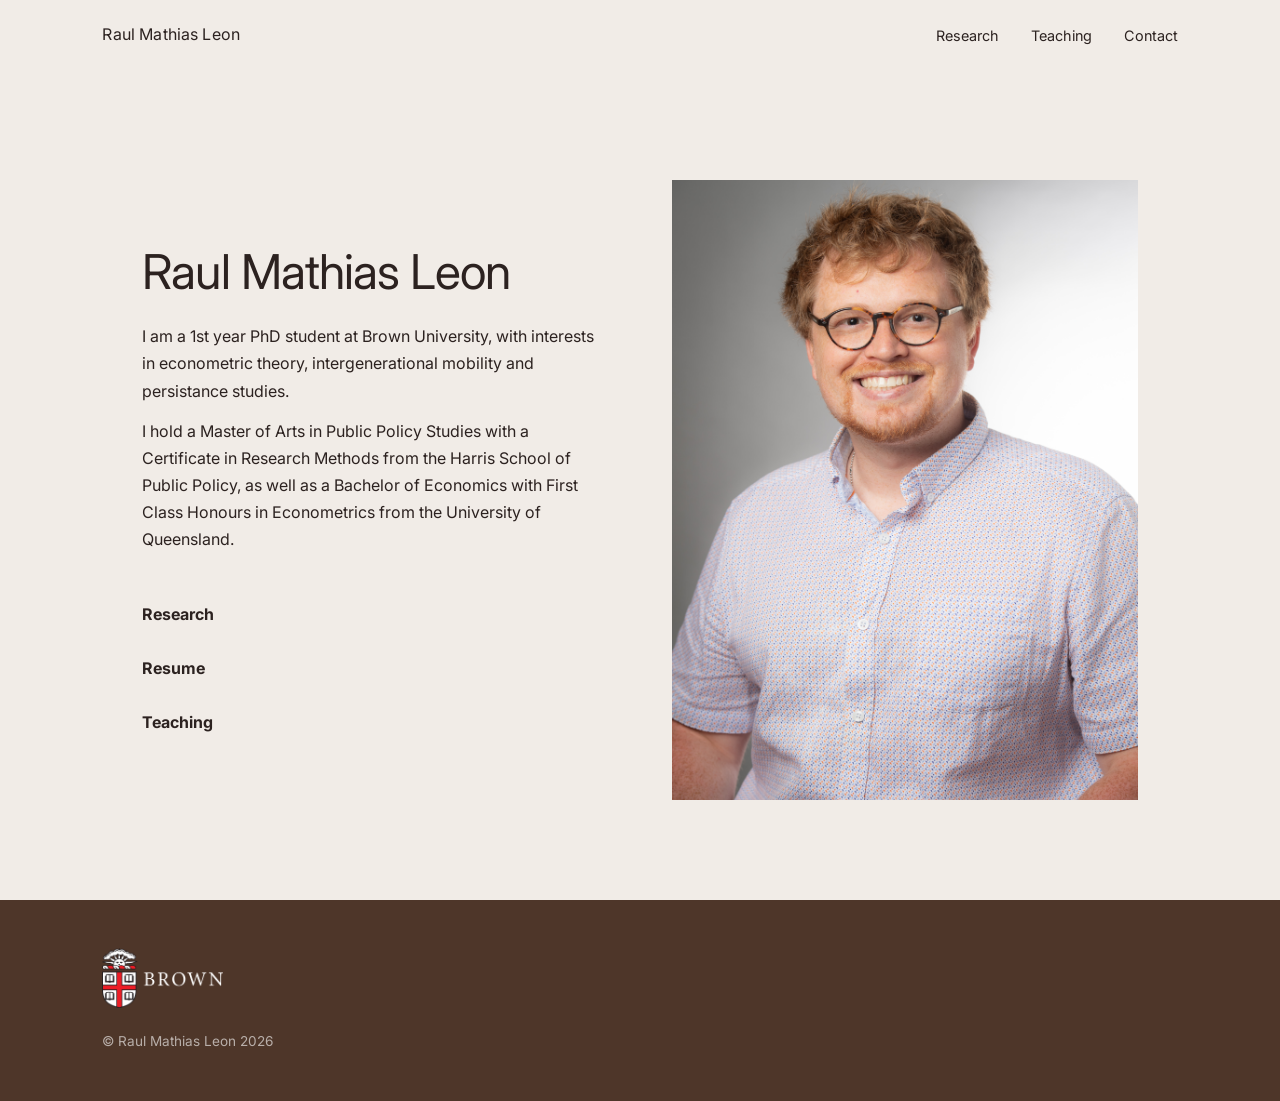
<file: index.html>
<!DOCTYPE html>
<html lang="en">
<head>
  <meta charset="UTF-8">
  <meta name="viewport" content="width=device-width, initial-scale=1.0">
  <title>Raul Mathias Leon</title>
  <link rel="preconnect" href="https://fonts.googleapis.com">
  <link rel="preconnect" href="https://fonts.gstatic.com" crossorigin>
  <link href="https://fonts.googleapis.com/css2?family=Inter:wght@300;400;700&display=swap" rel="stylesheet">
  <link rel="stylesheet" href="styles.css">
</head>
<body class="home-page">

  <header class="navbar">
    <a href="./" class="site-name">Raul Mathias Leon</a>
    <nav>
      <a href="research">Research</a>
      <a href="teaching">Teaching</a>
      <a href="contact">Contact</a>
    </nav>
  </header>

  <main class="home-content">
    <div class="home-left">
      <h1>Raul Mathias Leon</h1>
      <div class="bio">
        <p>I am a 1st year PhD student at Brown University, with interests in econometric theory, intergenerational mobility and persistance studies.</p>
        <p>I hold a Master of Arts in Public Policy Studies with a Certificate in Research Methods from the Harris School of Public Policy, as well as a Bachelor of Economics with First Class Honours in Econometrics from the University of Queensland.</p>
      </div>
      <div class="nav-links">
        <a href="research">Research</a>
        <a href="CV_RaulLeon.pdf" target="_blank">Resume</a>
        <a href="teaching">Teaching</a>
      </div>
    </div>
    <div class="home-right">
      <img src="Main.jpg" alt="Raul Mathias Leon">
    </div>
  </main>

  <footer class="footer home-footer">
    <a href="https://www.brown.edu" target="_blank">
      <img src="brown-logo.png" alt="Brown University" style="height: 60px; margin-bottom: 1rem;">
    </a>
    <p>&copy; Raul Mathias Leon 2026</p>
  </footer>

</body>
</html>
</file>
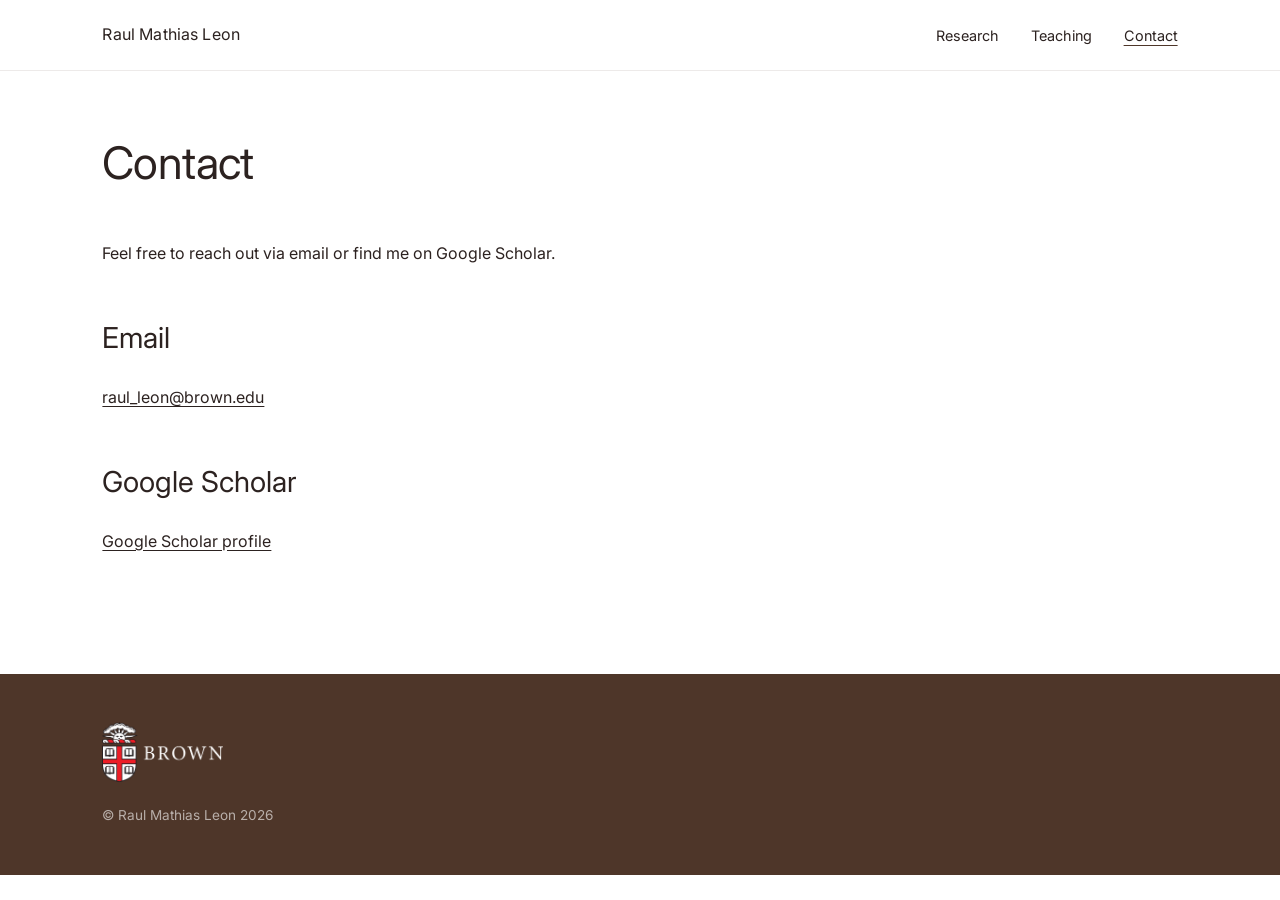
<file: contact.html>
<!DOCTYPE html>
<html lang="en">
<head>
  <meta charset="UTF-8">
  <meta name="viewport" content="width=device-width, initial-scale=1.0">
  <title>Contact &mdash; Raul Mathias Leon</title>
  <link rel="preconnect" href="https://fonts.googleapis.com">
  <link rel="preconnect" href="https://fonts.gstatic.com" crossorigin>
  <link href="https://fonts.googleapis.com/css2?family=Inter:wght@300;400;700&display=swap" rel="stylesheet">
  <link rel="stylesheet" href="styles.css">
</head>
<body class="inner-page">

  <header class="navbar page-nav">
    <a href="./" class="site-name">Raul Mathias Leon</a>
    <nav>
      <a href="research">Research</a>
      <a href="teaching">Teaching</a>
      <a href="contact" class="active">Contact</a>
    </nav>
  </header>

  <main class="page-content">
    <h1>Contact</h1>

    <p>Feel free to reach out via email or find me on Google Scholar.</p>

    <h2>Email</h2>
    <a class="contact-link" href="mailto:raul_leon@brown.edu">raul_leon@brown.edu</a>

    <h2>Google Scholar</h2>
    <a class="contact-link" href="https://scholar.google.com/citations?view_op=list_works&amp;hl=en&amp;user=SvYRTOoAAAAJ" target="_blank">Google Scholar profile</a>

  </main>

  <footer class="footer">
    <a href="https://www.brown.edu" target="_blank">
      <img src="brown-logo.png" alt="Brown University" style="height: 60px; margin-bottom: 1rem;">
    </a>
    <p>&copy; Raul Mathias Leon 2026</p>
  </footer>

</body>
</html>
</file>
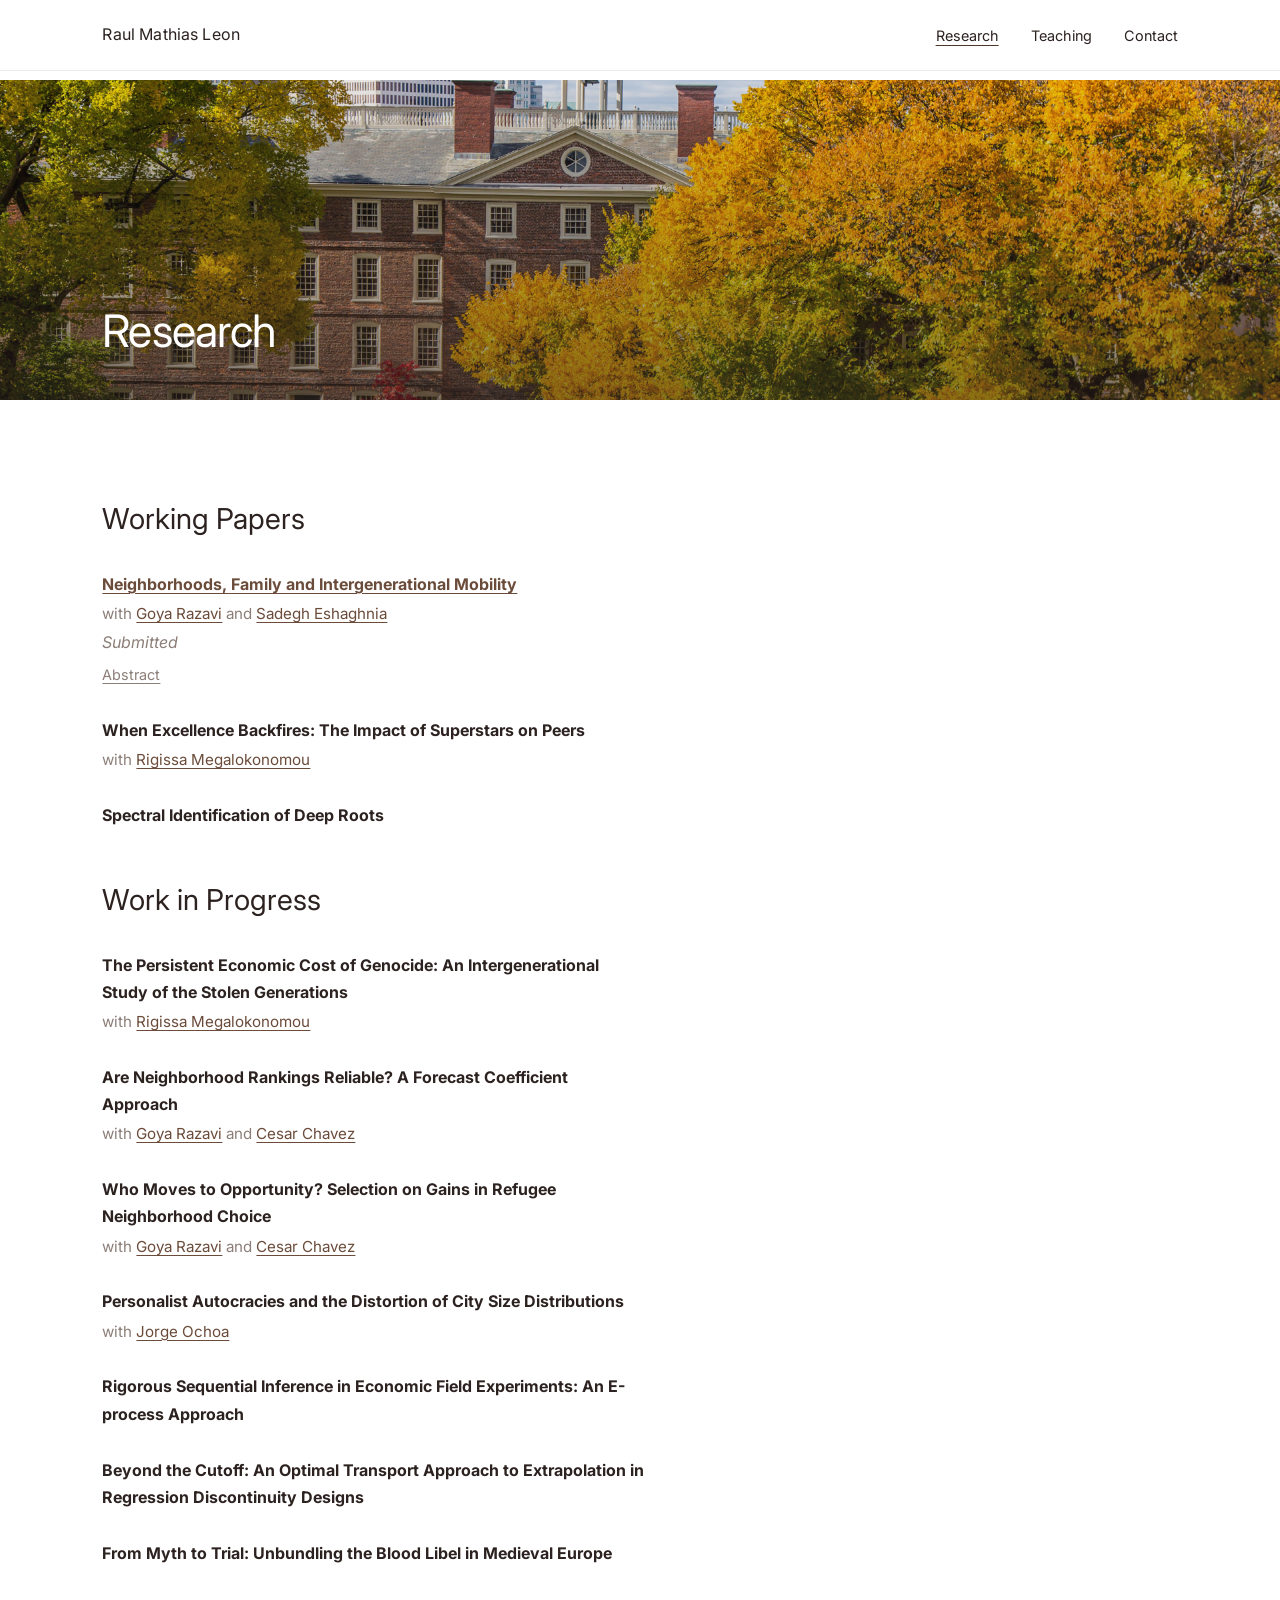
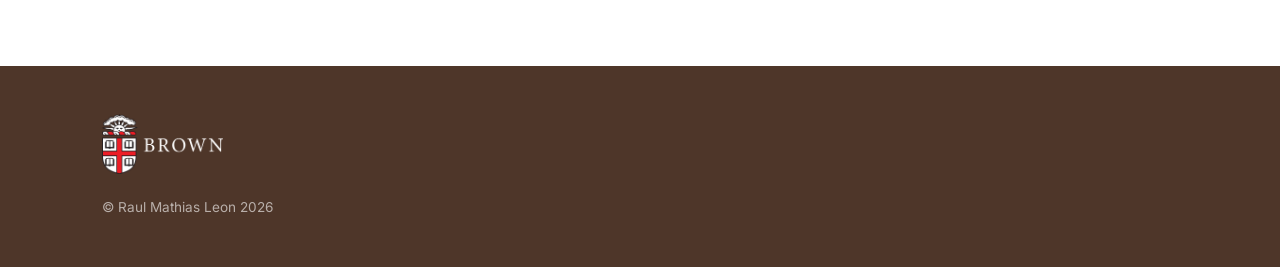
<file: research.html>
<!DOCTYPE html>
<html lang="en">
<head>
  <meta charset="UTF-8">
  <meta name="viewport" content="width=device-width, initial-scale=1.0">
  <title>Research &mdash; Raul Mathias Leon</title>
  <link rel="preconnect" href="https://fonts.googleapis.com">
  <link rel="preconnect" href="https://fonts.gstatic.com" crossorigin>
  <link href="https://fonts.googleapis.com/css2?family=Inter:wght@300;400;700&display=swap" rel="stylesheet">
  <link rel="stylesheet" href="styles.css">
</head>
<body class="inner-page">

  <header class="navbar page-nav">
    <a href="./" class="site-name">Raul Mathias Leon</a>
    <nav>
      <a href="research" class="active">Research</a>
      <a href="teaching">Teaching</a>
      <a href="contact">Contact</a>
    </nav>
  </header>

  <div class="page-hero" style="background-image: url('238707_COVD_Zoom_summer_6.jpg');">
    <h1>Research</h1>
  </div>

  <main class="page-content">

    <h2>Working Papers</h2>

    <div class="paper">
      <p class="paper-title"><strong><a href="https://ideas.repec.org/p/hhs/nhheco/2026_006.html" target="_blank">Neighborhoods, Family and Intergenerational Mobility</a></strong></p>
      <p class="paper-authors">with <a href="https://goyarazavi.github.io/" target="_blank">Goya Razavi</a> and <a href="https://sites.google.com/view/sadegheshaghnia" target="_blank">Sadegh Eshaghnia</a></p>
      <p class="paper-detail"><em>Submitted</em></p>
      <button class="abstract-toggle" onclick="toggleAbstract(this)">Abstract</button>
      <div class="abstract-content">
        <p>To what extent do childhood neighborhoods shape long-run socioeconomic outcomes, and through which mechanisms? Using the quasi-random assignment of refugee children across neighborhoods in Denmark, we show that exposure to higher-quality neighborhoods&mdash;as measured by average neighborhood income and the wage outcomes of permanent resident children&mdash;raises labor force participation and market income in adulthood. Beyond economic integration, better neighborhoods further promote social integration by increasing educational attainment and naturalization. Applying a causal mediation analysis, we reject full mediation via neighborhood and school characteristics but not via parental income, pointing to the family as a fundamental mediator of neighborhood effects.</p>
      </div>
    </div>

    <div class="paper">
      <p class="paper-title"><strong>When Excellence Backfires: The Impact of Superstars on Peers</strong></p>
      <p class="paper-authors">with <a href="http://www.rmegalokonomou.net/" target="_blank">Rigissa Megalokonomou</a></p>
    </div>

    <div class="paper">
      <p class="paper-title"><strong>Spectral Identification of Deep Roots</strong></p>
    </div>

    <h2>Work in Progress</h2>

    <div class="paper">
      <p class="paper-title"><strong>The Persistent Economic Cost of Genocide: An Intergenerational Study of the Stolen Generations</strong></p>
      <p class="paper-authors">with <a href="http://www.rmegalokonomou.net/" target="_blank">Rigissa Megalokonomou</a></p>
    </div>

    <div class="paper">
      <p class="paper-title"><strong>Are Neighborhood Rankings Reliable? A Forecast Coefficient Approach</strong></p>
      <p class="paper-authors">with <a href="https://goyarazavi.github.io/" target="_blank">Goya Razavi</a> and <a href="https://sites.google.com/view/cesarchavezp" target="_blank">Cesar Chavez</a></p>
    </div>

    <div class="paper">
      <p class="paper-title"><strong>Who Moves to Opportunity? Selection on Gains in Refugee Neighborhood Choice</strong></p>
      <p class="paper-authors">with <a href="https://goyarazavi.github.io/" target="_blank">Goya Razavi</a> and <a href="https://sites.google.com/view/cesarchavezp" target="_blank">Cesar Chavez</a></p>
    </div>

    <div class="paper">
      <p class="paper-title"><strong>Personalist Autocracies and the Distortion of City Size Distributions</strong></p>
      <p class="paper-authors">with <a href="https://jorgeluis8ar.github.io/" target="_blank">Jorge Ochoa</a></p>
    </div>

    <div class="paper">
      <p class="paper-title"><strong>Rigorous Sequential Inference in Economic Field Experiments: An E-process Approach</strong></p>
    </div>

    <div class="paper">
      <p class="paper-title"><strong>Beyond the Cutoff: An Optimal Transport Approach to Extrapolation in Regression Discontinuity Designs</strong></p>
    </div>

    <div class="paper">
      <p class="paper-title"><strong>From Myth to Trial: Unbundling the Blood Libel in Medieval Europe</strong></p>
    </div>
  </main>

  <footer class="footer">
    <a href="https://www.brown.edu" target="_blank">
      <img src="brown-logo.png" alt="Brown University" style="height: 60px; margin-bottom: 1rem;">
    </a>
    <p>&copy; Raul Mathias Leon 2026</p>
  </footer>

<script>
function toggleAbstract(btn) {
  const content = btn.nextElementSibling;
  const isOpen = content.classList.toggle('open');
  btn.textContent = isOpen ? 'Hide Abstract' : 'Abstract';
}
</script>
</body>
</html>
</file>
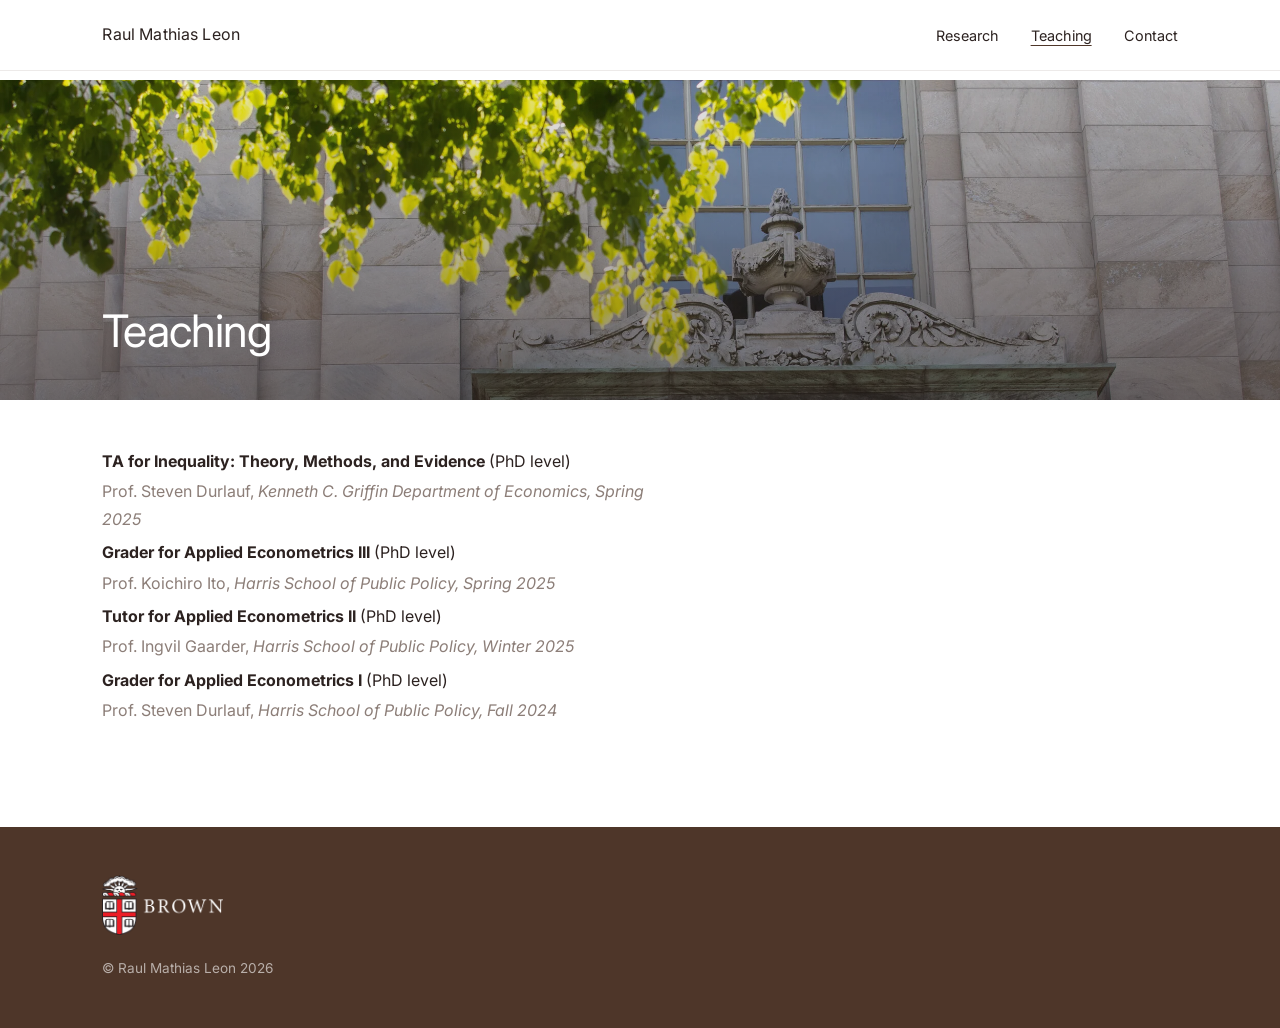
<file: teaching.html>
<!DOCTYPE html>
<html lang="en">
<head>
  <meta charset="UTF-8">
  <meta name="viewport" content="width=device-width, initial-scale=1.0">
  <title>Teaching &mdash; Raul Mathias Leon</title>
  <link rel="preconnect" href="https://fonts.googleapis.com">
  <link rel="preconnect" href="https://fonts.gstatic.com" crossorigin>
  <link href="https://fonts.googleapis.com/css2?family=Inter:wght@300;400;700&display=swap" rel="stylesheet">
  <link rel="stylesheet" href="styles.css">
</head>
<body class="inner-page">

  <header class="navbar page-nav">
    <a href="./" class="site-name">Raul Mathias Leon</a>
    <nav>
      <a href="research">Research</a>
      <a href="teaching" class="active">Teaching</a>
      <a href="contact">Contact</a>
    </nav>
  </header>

  <div class="page-hero" style="background-image: url('20170518_COMM_campus06_web.webp');">
    <h1>Teaching</h1>
  </div>

  <main class="page-content">

    <p class="paper-title"><strong>TA for Inequality: Theory, Methods, and Evidence</strong> (PhD level)</p>
    <p class="paper-detail">Prof. Steven Durlauf, <span class="journal">Kenneth C. Griffin Department of Economics, Spring 2025</span></p>

    <p class="paper-title"><strong>Grader for Applied Econometrics III</strong> (PhD level)</p>
    <p class="paper-detail">Prof. Koichiro Ito, <span class="journal">Harris School of Public Policy, Spring 2025</span></p>

    <p class="paper-title"><strong>Tutor for Applied Econometrics II</strong> (PhD level)</p>
    <p class="paper-detail">Prof. Ingvil Gaarder, <span class="journal">Harris School of Public Policy, Winter 2025</span></p>

    <p class="paper-title"><strong>Grader for Applied Econometrics I</strong> (PhD level)</p>
    <p class="paper-detail">Prof. Steven Durlauf, <span class="journal">Harris School of Public Policy, Fall 2024</span></p>
  </main>

  <footer class="footer">
    <a href="https://www.brown.edu" target="_blank">
      <img src="brown-logo.png" alt="Brown University" style="height: 60px; margin-bottom: 1rem;">
    </a>
    <p>&copy; Raul Mathias Leon 2026</p>
  </footer>

</body>
</html>
</file>
<file: styles.css>
/* Reset & Base */
*, *::before, *::after {
  margin: 0;
  padding: 0;
  box-sizing: border-box;
}

:root {
  --brown: #4E3629;
  --brown-light: #6B4C3B;
  --bg-home: #F1ECE7;
  --bg-page: #ffffff;
  --text-primary: #2C2220;
  --text-secondary: #8C7E78;
  --border-color: rgba(78, 54, 41, 0.1);
  --font-main: 'Inter', -apple-system, BlinkMacSystemFont, 'Segoe UI', Roboto, sans-serif;
  --max-width: 1200px;
  --side-padding: 8vw;
}

html {
  font-size: 16px;
  scroll-behavior: smooth;
}

body {
  font-family: var(--font-main);
  color: var(--text-primary);
  line-height: 1.6;
  -webkit-font-smoothing: antialiased;
}

a {
  color: var(--text-primary);
  text-decoration: none;
}

/* ─── Navbar ─── */
.navbar {
  display: flex;
  justify-content: space-between;
  align-items: center;
  padding: 1.4rem var(--side-padding);
  position: fixed;
  top: 0;
  left: 0;
  right: 0;
  z-index: 100;
  background: transparent;
}

.navbar.page-nav {
  background: var(--bg-page);
  border-bottom: 1px solid var(--border-color);
}

.navbar .site-name {
  font-size: 1rem;
  font-weight: 400;
  letter-spacing: 0.01em;
}

.navbar nav {
  display: flex;
  gap: 2rem;
}

.navbar nav a {
  font-size: 0.9rem;
  font-weight: 400;
  transition: opacity 0.2s;
}

.navbar nav a:hover {
  opacity: 0.6;
}

.navbar nav a.active {
  text-decoration: underline;
  text-underline-offset: 4px;
  text-decoration-color: var(--brown);
}

/* ─── Homepage ─── */
.home-page {
  background: var(--bg-home);
  min-height: 100vh;
}

.home-content {
  display: grid;
  grid-template-columns: 1fr 1fr;
  min-height: 100vh;
  padding: 0 var(--side-padding);
  max-width: var(--max-width);
  margin: 0 auto;
  align-items: center;
  gap: 4rem;
}

.home-left {
  padding-top: 5rem;
}

.home-left h1 {
  font-size: 3rem;
  font-weight: 400;
  line-height: 1.15;
  margin-bottom: 1.5rem;
  letter-spacing: -0.02em;
}

.home-left .bio {
  font-size: 1rem;
  font-weight: 400;
  line-height: 1.7;
  max-width: 460px;
  margin-bottom: 3rem;
  color: var(--text-primary);
}

.home-left .bio p + p {
  margin-top: 0.8rem;
}

.contact-info {
  margin-bottom: 2rem;
}

.contact-info p {
  margin-bottom: 0.4rem;
}

.contact-info a {
  font-size: 0.95rem;
  color: var(--brown-light);
  text-decoration: underline;
  text-underline-offset: 3px;
}

.contact-info a:hover {
  opacity: 0.6;
}

.nav-links {
  display: flex;
  flex-direction: column;
  gap: 1.8rem;
}

.nav-links a {
  font-size: 1rem;
  font-weight: 700;
  transition: opacity 0.2s;
}

.nav-links a:hover {
  opacity: 0.6;
}

.home-right {
  display: flex;
  align-items: center;
  justify-content: center;
  padding-top: 5rem;
}

.home-right img {
  width: 100%;
  max-width: 480px;
  height: auto;
  object-fit: cover;
  aspect-ratio: 3 / 4;
}

/* ─── Inner Pages ─── */
.inner-page {
  background: var(--bg-page);
  min-height: 100vh;
  padding-top: 5rem;
}

.page-hero {
  height: 320px;
  background-size: cover;
  background-position: center 40%;
  display: flex;
  align-items: flex-end;
  padding: 2rem var(--side-padding);
  position: relative;
}

.page-hero::after {
  content: '';
  position: absolute;
  inset: 0;
  background: linear-gradient(to top, rgba(44, 34, 32, 0.55), rgba(44, 34, 32, 0.1));
}

.page-hero h1 {
  position: relative;
  z-index: 1;
  color: #fff;
  font-size: 2.8rem;
  font-weight: 400;
  letter-spacing: -0.02em;
  margin: 0;
}

.page-content {
  max-width: 750px;
  padding: 3rem var(--side-padding) 6rem;
}

.page-content h1 {
  font-size: 2.8rem;
  font-weight: 400;
  letter-spacing: -0.02em;
  margin-bottom: 2.5rem;
}

.page-content h2 {
  font-size: 1.8rem;
  font-weight: 400;
  margin-top: 3rem;
  margin-bottom: 1.5rem;
}

.page-content p {
  font-size: 1rem;
  line-height: 1.7;
  margin-bottom: 0.4rem;
}

.page-content .paper {
  margin-top: 1.8rem;
}

.page-content .paper-title {
  margin-top: 0;
  margin-bottom: 0.2rem;
}

.page-content .paper-title a {
  color: var(--brown-light);
  text-decoration: underline;
  text-underline-offset: 3px;
}

.page-content .paper-title a:hover {
  opacity: 0.6;
}

.page-content .paper-authors {
  color: var(--text-secondary);
  font-size: 0.95rem;
  margin-bottom: 0.1rem;
}

.page-content .paper-authors a {
  color: var(--brown-light);
  text-decoration: underline;
  text-underline-offset: 3px;
}

.page-content .paper-authors a:hover {
  opacity: 0.6;
}

.page-content .paper-detail {
  color: var(--text-secondary);
}

.page-content .paper-detail a {
  color: var(--brown-light);
  text-decoration: underline;
  text-underline-offset: 3px;
}

.page-content .paper-detail a:hover {
  opacity: 0.6;
}

.abstract-toggle {
  background: none;
  border: none;
  padding: 0;
  font-family: var(--font-main);
  font-size: 0.9rem;
  color: var(--text-secondary);
  cursor: pointer;
  text-decoration: underline;
  text-underline-offset: 3px;
  margin-top: 0.2rem;
}

.abstract-toggle:hover {
  opacity: 0.6;
}

.abstract-content {
  display: none;
  margin-top: 0.6rem;
  padding-left: 1rem;
  border-left: 2px solid var(--border-color);
  font-size: 0.92rem;
  line-height: 1.65;
  color: var(--text-secondary);
}

.abstract-content.open {
  display: block;
}

.page-content .journal {
  font-style: italic;
}

.contact-link {
  display: block;
  font-size: 1rem;
  margin-bottom: 1.5rem;
  text-decoration: underline;
  text-underline-offset: 3px;
}

.contact-link:hover {
  opacity: 0.6;
}

/* ─── Footer ─── */
.footer {
  padding: 3rem var(--side-padding);
  background: var(--brown);
  color: rgba(255, 255, 255, 0.6);
  font-size: 0.85rem;
}

.footer.home-footer {
  background: var(--brown);
}

/* ─── Responsive ─── */
@media (max-width: 768px) {
  :root {
    --side-padding: 6vw;
  }

  /* Navbar */
  .navbar {
    padding: 0.85rem var(--side-padding);
    background: var(--bg-home);
    border-bottom: 1px solid var(--border-color);
  }

  .navbar.page-nav {
    background: var(--bg-page);
  }

  .navbar .site-name {
    font-size: 0.9rem;
    white-space: nowrap;
    max-width: 45%;
    overflow: hidden;
    text-overflow: ellipsis;
  }

  .navbar nav {
    gap: 1rem;
  }

  .navbar nav a {
    font-size: 0.82rem;
    white-space: nowrap;
  }

  /* Homepage */
  .home-content {
    grid-template-columns: 1fr;
    min-height: 0;
    padding-top: 5rem;
    padding-bottom: 4rem;
    gap: 1.5rem;
    align-items: start;
    text-align: center;
  }

  .home-left {
    padding-top: 0;
    display: flex;
    flex-direction: column;
    align-items: center;
  }

  .home-left h1 {
    font-size: 1.85rem;
    margin-bottom: 1rem;
    line-height: 1.2;
  }

  .home-left .bio {
    font-size: 0.95rem;
    line-height: 1.65;
    margin-bottom: 1.75rem;
    max-width: 100%;
    text-align: left;
  }

  .home-left .bio p + p {
    margin-top: 0.7rem;
  }

  .nav-links {
    flex-direction: row;
    flex-wrap: wrap;
    justify-content: center;
    gap: 1.5rem 1.75rem;
  }

  .nav-links a {
    font-size: 0.95rem;
  }

  .home-right {
    padding-top: 0.5rem;
    order: -1;
  }

  .home-right img {
    max-width: 200px;
    border-radius: 4px;
  }

  /* Inner pages */
  .inner-page {
    padding-top: 4rem;
  }

  .page-hero {
    height: 200px;
    padding: 1.5rem var(--side-padding);
  }

  .page-hero h1 {
    font-size: 1.9rem;
  }

  .page-content {
    padding: 2rem var(--side-padding) 4rem;
  }

  .page-content h1 {
    font-size: 1.9rem;
    margin-bottom: 1.75rem;
  }

  .page-content h2 {
    font-size: 1.4rem;
    margin-top: 2.25rem;
    margin-bottom: 1.1rem;
  }

  .page-content p {
    font-size: 0.98rem;
  }

  .page-content .paper {
    margin-top: 1.5rem;
  }

  .page-content .paper-authors {
    font-size: 0.9rem;
  }

  .abstract-content {
    font-size: 0.9rem;
    padding-left: 0.85rem;
  }

  /* Footer */
  .footer {
    padding: 2rem var(--side-padding);
    font-size: 0.8rem;
  }
}

@media (max-width: 420px) {
  :root {
    --side-padding: 4vw;
  }

  .navbar {
    padding: 0.75rem var(--side-padding);
  }

  .navbar .site-name {
    font-size: 0.8rem;
    max-width: 42%;
  }

  .navbar nav {
    gap: 0.75rem;
  }

  .navbar nav a {
    font-size: 0.75rem;
  }

  .home-left h1 {
    font-size: 1.65rem;
  }

  .home-left .bio {
    font-size: 0.9rem;
  }

  .nav-links {
    gap: 1.2rem 1.4rem;
  }

  .nav-links a {
    font-size: 0.9rem;
  }

  .home-right img {
    max-width: 170px;
  }

  .page-hero {
    height: 170px;
  }

  .page-hero h1 {
    font-size: 1.65rem;
  }

  .page-content h1 {
    font-size: 1.7rem;
  }

  .page-content h2 {
    font-size: 1.25rem;
  }
}
</file>
